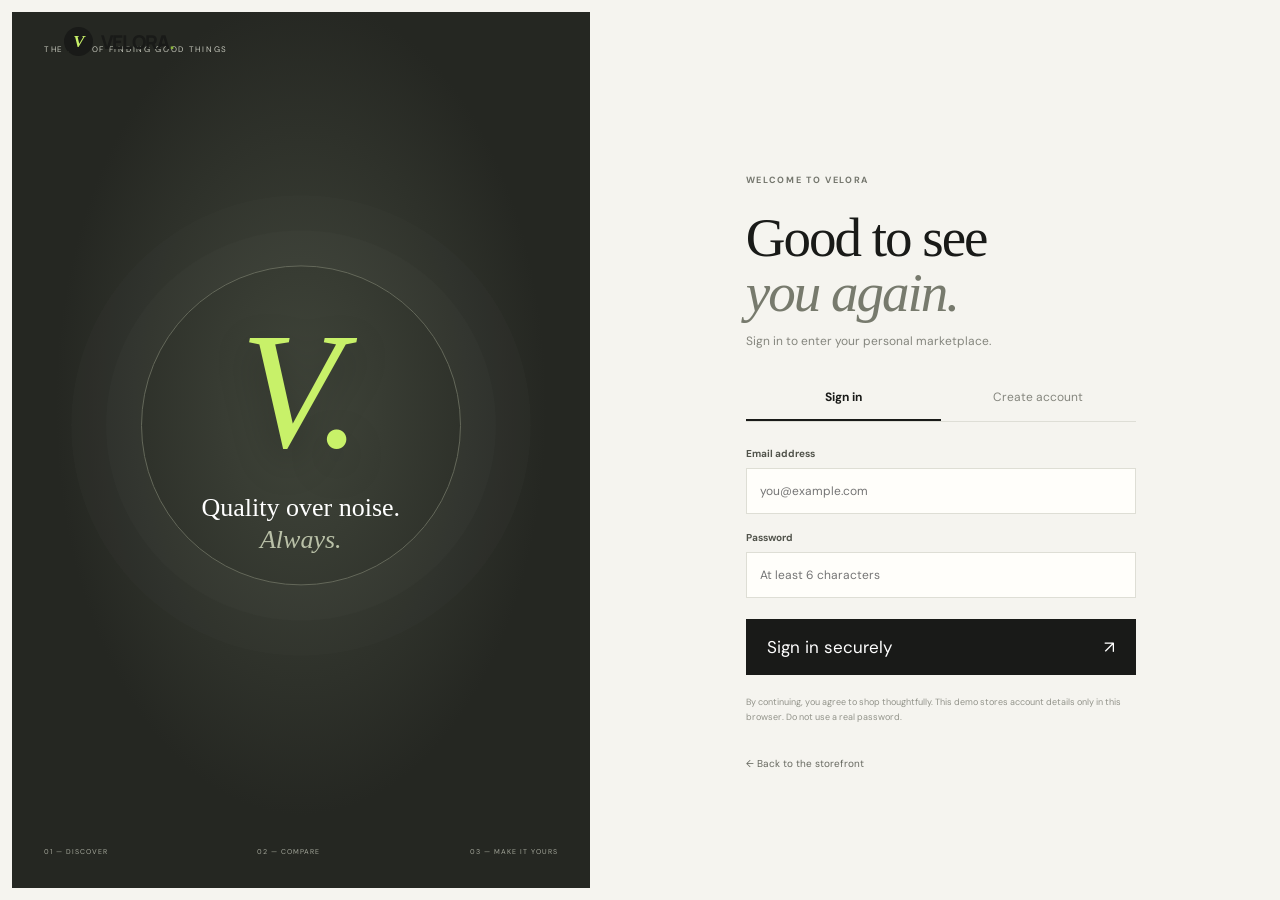
<file: admin.html>
<!doctype html><html lang="en"><head><meta charset="utf-8"><meta name="viewport" content="width=device-width,initial-scale=1"><title>Product studio — VELORA</title><link rel="stylesheet" href="styles.css"></head><body class="shop-page"><header class="shop-header"><a class="brand" href="shop.html"><span class="brand-mark">V</span> VELORA<span class="brand-dot">.</span></a><a class="text-link" href="shop.html">← Back to collection</a><div class="shop-user"><span class="user-avatar" id="userAvatar">V</span><span id="userGreeting">Welcome</span><button class="icon-button" onclick="logout()" title="Sign out">↗</button></div></header><main class="admin-wrap"><div class="section-kicker">SELLER TOOLS / PRODUCT STUDIO</div><h1>Make room for<br><em>something good.</em></h1><p class="muted admin-lede">Publish a product with the details customers need to make a confident choice.</p><div class="admin-layout"><form id="productForm" class="editor-form"><input type="hidden" id="productId"><label>Product name *<input id="pName" required placeholder="e.g. Studio Wireless Headphones"></label><div class="form-row"><label>Price *<input id="pPrice" required type="number" min="0" step="0.01" placeholder="249.00"></label><label>Currency<select id="pCurrency"><option value="GHS">GHS — Ghana cedi</option><option value="USD">USD — US dollar</option><option value="GBP">GBP — Pound sterling</option><option value="EUR">EUR — Euro</option></select></label></div><div class="form-row"><label>Category<select id="pCategory"><option>Technology</option><option>Home</option><option>Fashion</option><option>Lifestyle</option><option>Other</option></select></label><label>Availability<select id="pAvailability"><option>In stock</option><option>Limited stock</option><option>Pre-order</option><option>Out of stock</option></select></label></div><label>Short summary<input id="pSummary" placeholder="One sentence that makes it special"></label><label>Full description *<textarea id="pDescription" required rows="5" placeholder="Describe the product, its benefits and who it's for..."></textarea></label><label>Specifications / extra information<textarea id="pSpecs" rows="3" placeholder="Materials, dimensions, compatibility, warranty..."></textarea></label><label>Product image<input id="pImage" type="file" accept="image/*"><small>Upload a clear image. Stored locally in this browser for this demo.</small></label><label>Video demo (optional)<input id="pVideo" type="file" accept="video/*"><small>Short MP4/WebM works best. Large files may exceed browser storage limits.</small></label><label>Or use an image/video URL<input id="pMediaUrl" type="url" placeholder="https://..."><small>Use a direct image or video URL if you prefer.</small></label><label>Seller contact (optional)<input id="pContact" placeholder="Email, phone or shop contact"></label><div class="form-error" id="productError" role="alert"></div><div class="editor-actions"><button type="submit" class="button" id="saveProductBtn">Publish product <span>↗</span></button><button type="button" class="button button-light" onclick="resetProductForm()">Clear form</button></div></form><aside class="studio-side"><div class="studio-card"><span class="studio-icon">✳</span><div class="section-kicker">A GOOD LISTING</div><h3>Details build trust.</h3><p>Use a clear title, honest pricing, useful specifications and media that shows the product as it really is.</p></div><div class="studio-card studio-card-dark"><div class="section-kicker">YOUR STUDIO</div><h3 id="listingCount">0 listings</h3><p>Your published products appear in the collection and can be edited from their product page.</p><a class="underlined-link" href="shop.html">Browse collection ↗</a></div><div class="studio-note">DEMO NOTE: Product listings are stored in this browser only. For a public store, connect a secure database and file storage.</div></aside></div><section class="my-products"><div class="my-products-head"><h2>Your listings</h2><span>MANAGE / EDIT / REMOVE</span></div><div id="myProductList" class="my-product-list"></div></section></main><footer class="footer shop-footer"><a class="brand" href="shop.html"><span class="brand-mark">V</span> VELORA<span class="brand-dot">.</span></a><span>PRODUCT STUDIO</span></footer><script src="app.js"></script></body></html>
</file>
<file: styles.css>
@import url('https://fonts.googleapis.com/css2?family=DM+Sans:wght@400;500;600;700&family=Manrope:wght@400;500;600;700;800&display=swap');
:root{--ink:#191a18;--muted:#777970;--paper:#f5f4ef;--white:#fffefa;--line:#deded6;--green:#c8f169;--dark:#20221f;--serif:Georgia,'Times New Roman',serif;--sans:'DM Sans',sans-serif;--display:'Manrope',sans-serif}
*{box-sizing:border-box}html{scroll-behavior:smooth}body{margin:0;background:var(--paper);color:var(--ink);font-family:var(--sans);font-size:14px}a{color:inherit;text-decoration:none}button,input,textarea,select{font:inherit}button,a{ -webkit-tap-highlight-color:transparent}button{cursor:pointer}.topbar{height:82px;display:flex;align-items:center;justify-content:space-between;padding:0 6.2%;border-bottom:1px solid #e8e7df;background:rgba(245,244,239,.92);position:relative;z-index:3}.brand{font-family:var(--display);font-size:19px;font-weight:800;letter-spacing:-.8px;display:inline-flex;align-items:center;gap:8px}.brand-mark{display:grid;place-items:center;width:29px;height:29px;background:var(--ink);color:var(--green);border-radius:50%;font-family:var(--serif);font-size:17px;font-style:italic}.brand-dot{color:#8ab33c;margin-left:-8px}.topbar nav{display:flex;gap:35px;color:#6d6e67;font-size:12px}.topbar nav a:hover,.text-link:hover{color:#709c22}.top-actions{display:flex;align-items:center;gap:25px}.text-link{background:none;border:0;padding:5px;font-size:12px;font-weight:600}.button{display:inline-flex;align-items:center;justify-content:center;gap:27px;border:1px solid var(--ink);background:var(--ink);color:white;padding:16px 20px;font-size:12px;font-weight:600;transition:transform .2s,background .2s;min-height:49px}.button:hover{background:#3a3d36;transform:translateY(-2px)}.button span{font-size:17px;font-weight:400}.button-small{padding:11px 14px;min-height:39px;gap:18px}.menu-toggle{display:none;border:0;background:none;font-size:23px}.hero{min-height:610px;display:grid;grid-template-columns:48% 52%;padding:60px 6.2% 52px;overflow:hidden}.hero-copy{padding:48px 0 15px;position:relative;z-index:1}.eyebrow,.section-kicker{font-size:9px;letter-spacing:1.65px;font-weight:700;color:#74766d;display:flex;align-items:center;gap:10px}.eyebrow-line{width:27px;height:1px;background:#8aa849}.hero h1,.auth-panel h1,.shop-welcome h1,.admin-wrap h1{font:500 clamp(54px,6.2vw,86px)/.99 var(--serif);letter-spacing:-3.6px;margin:27px 0 22px}.hero h1 em,.intro h2 em,.discover h2 em,.closing h2 em,.auth-panel h1 em,.shop-welcome h1 em,.admin-wrap h1 em{font-weight:400;color:#777a6d}.hero-text{font-size:14px;line-height:1.9;color:#72736b;max-width:390px}.hero-ctas{display:flex;align-items:center;gap:25px;margin-top:29px}.quiet-link{font-size:11px;font-weight:600}.quiet-link span{padding-left:7px}.hero-proof{display:flex;align-items:center;gap:13px;margin-top:60px}.avatar-stack{display:flex;padding-left:5px}.avatar-stack span{display:grid;place-items:center;margin-left:-5px;border:2px solid var(--paper);border-radius:50%;width:28px;height:28px;background:#c4c6b5;font-size:9px;font-weight:700}.avatar-stack span:nth-child(2){background:#e6c5a5}.avatar-stack span:nth-child(3){background:#9aa59a}.hero-proof strong,.hero-proof small{display:block}.hero-proof strong{font-size:10px}.hero-proof small{font-size:10px;color:#8a8b82;margin-top:4px}.hero-visual{position:relative;min-height:475px;display:grid;place-items:center}.hero-product{position:relative;width:min(100%,480px);height:470px;background:linear-gradient(145deg,#e8e7dd,#d6d6ca);overflow:hidden;border-radius:48% 48% 6px 6px;display:grid;place-items:center}.hero-product:after{content:"";position:absolute;inset:15px;border:1px solid #c6c7bb;border-radius:48% 48% 3px 3px}.product-glow{position:absolute;width:290px;height:290px;border-radius:50%;background:#f3f2e8;box-shadow:0 0 80px #f8f7ee;top:70px}.headphone{position:relative;width:225px;height:260px;z-index:1;transform:rotate(-13deg);filter:drop-shadow(15px 23px 14px #8a8c8060)}.headband{position:absolute;top:10px;left:26px;width:173px;height:200px;border:25px solid #292b29;border-bottom-color:transparent;border-radius:110px 110px 0 0}.earcup{position:absolute;width:65px;height:105px;top:142px;background:linear-gradient(100deg,#171917,#494c46 45%,#20221f);border-radius:27px;box-shadow:inset 6px 0 7px #77786d}.earcup.left{left:9px}.earcup.right{right:9px}.headphone-detail{position:absolute;left:48px;top:27px;width:130px;height:4px;background:#6f726a;border-radius:50%}.visual-caption{position:absolute;bottom:24px;left:27px;right:27px;display:flex;justify-content:space-between;font-size:8px;letter-spacing:1px;color:#5e6158;z-index:2}.visual-orbit{position:absolute;border:1px solid #deded3;border-radius:50%;width:540px;height:540px}.orbit-two{width:600px;height:600px}.floating-note{position:absolute;left:-20px;bottom:40px;display:flex;gap:12px;align-items:center;background:#fffef9;padding:17px 22px;box-shadow:0 15px 45px #25271c12;z-index:2}.note-icon{font-size:26px;color:#8db83d}.floating-note small,.floating-note strong{display:block}.floating-note small{font-size:8px;letter-spacing:1px;color:#7d7e74}.floating-note strong{font-size:12px;margin-top:5px}.vertical-label{position:absolute;right:-22px;top:80px;writing-mode:vertical-rl;letter-spacing:2px;font-size:8px;color:#8a8b81}.ticker{background:var(--green);overflow:hidden;white-space:nowrap;padding:15px 0;font-size:9px;font-weight:700;letter-spacing:1.8px}.ticker div{word-spacing:8px;text-align:center}.ticker b{font-size:14px;margin:0 17px}.section-wrap{padding-left:9%;padding-right:9%}.intro{padding-top:108px;padding-bottom:100px}.intro-grid{display:grid;grid-template-columns:1.15fr .85fr;gap:9%;margin-top:32px}.intro h2,.discover h2,.closing h2{font:500 clamp(36px,4.5vw,57px)/1.1 var(--serif);letter-spacing:-1.7px;margin:0}.intro-grid>div{max-width:390px;padding-top:5px}.intro-grid p{font-size:13px;line-height:1.9;color:#696b63;margin:0 0 17px}.muted{color:#85867e}.underlined-link{display:inline-flex;gap:30px;align-items:center;padding:8px 0 7px;border-bottom:1px solid #aeb0a5;font-size:11px;font-weight:700;margin-top:8px}.discover{background:#eae9e1;padding-top:88px;padding-bottom:80px}.discover-head{display:flex;justify-content:space-between;align-items:end;margin-bottom:32px}.discover h2{margin-top:17px}.preview-grid{display:grid;grid-template-columns:repeat(3,1fr);gap:16px}.preview-card{background:#f7f6f0}.preview-image{height:245px;position:relative;overflow:hidden;display:grid;place-items:center;background:#d7d8ce}.preview-label{position:absolute;top:18px;left:18px;font-size:8px;letter-spacing:1.2px;color:#77796f}.preview-tech{background:radial-gradient(ellipse at 50% 70%,#b8bbb0,#d8d9d0 68%)}.mini-device{width:125px;height:145px;border-radius:29px;background:linear-gradient(110deg,#292b28,#55574f,#1e201d);position:relative;transform:rotate(-14deg);box-shadow:18px 23px 25px #55584b50}.mini-device:before{content:"";position:absolute;inset:10px 9px;border:1px solid #777a70;border-radius:22px}.mini-device:after{content:"";position:absolute;top:13px;left:50%;width:4px;height:4px;background:#92958a;border-radius:50%}.preview-home{background:#e0ded2}.vase{position:absolute;bottom:33px;background:linear-gradient(90deg,#9c9a87,#d5d0bb,#aaa792);box-shadow:12px 12px 20px #78776c22}.vase-one{height:132px;width:74px;border-radius:36px 36px 19px 19px}.vase-two{height:96px;width:55px;border-radius:27px 27px 12px 12px;transform:translate(55px,10px);background:linear-gradient(90deg,#a4a091,#e3ddca,#aaa694)}.preview-carry{background:#c9c9bd}.bag-shape{width:150px;height:140px;background:linear-gradient(110deg,#3a3b35,#6b6d61,#30322d);border-radius:16px 16px 24px 24px;position:relative;transform:rotate(8deg);box-shadow:18px 21px 20px #46483d3b}.bag-shape:before{content:"";position:absolute;width:75px;height:55px;border:8px solid #44463e;border-bottom:0;border-radius:45px 45px 0 0;top:-47px;left:29px}.preview-info{padding:20px 21px 24px}.preview-info>span{font-size:8px;letter-spacing:1.1px;color:#87897f}.preview-info h3{font:500 22px var(--serif);margin:13px 0 8px}.preview-info p{font-size:11px;color:#7b7d74;margin:0}.locked-strip{margin-top:42px;background:#252722;color:white;padding:27px 30px;display:flex;align-items:center;gap:19px}.lock-symbol{width:40px;height:40px;border:1px solid #60635a;display:grid;place-items:center;font-size:23px;color:var(--green)}.locked-strip>div{flex:1}.locked-strip strong{font:500 19px var(--serif)}.locked-strip p{font-size:10px;color:#b3b5aa;margin:6px 0 0}.button-light{background:transparent;color:var(--ink);border-color:#bcbeb3}.button-light:hover{background:#e9eadf}.locked-strip .button-light{color:white;border-color:#676a60;white-space:nowrap}.closing{display:flex;align-items:center;justify-content:space-between;padding-top:92px;padding-bottom:95px}.closing-mark{width:74px;height:74px;border-radius:50%;display:grid;place-items:center;background:var(--green);font:italic 37px var(--serif)}.closing .section-kicker{margin-bottom:17px}.footer{min-height:80px;border-top:1px solid #dfded6;display:flex;align-items:center;justify-content:space-between;padding:0 6.2%;font-size:8px;letter-spacing:1.1px;color:#77796f}.footer .brand{color:var(--ink);font-size:16px;letter-spacing:-.6px}.footer .brand-mark{width:25px;height:25px;font-size:14px}
.auth-page{min-height:100vh;background:#f5f4ef}.auth-brand{position:absolute;top:27px;left:5%;z-index:2}.auth-layout{min-height:100vh;display:grid;grid-template-columns:47% 53%}.auth-art{background:#252722;color:white;margin:12px;position:relative;overflow:hidden;min-height:700px;padding:32px;display:flex;flex-direction:column;justify-content:space-between}.auth-art:before{content:"";position:absolute;inset:0;background:radial-gradient(ellipse at 50% 45%,#41463b 0%,#252722 60%)}.auth-art-top,.auth-art-bottom,.auth-art-center{position:relative;z-index:1}.auth-art-top{font-size:8px;letter-spacing:1.7px;color:#c4c6bb}.auth-art-center{align-self:center;text-align:center}.auth-rings{width:320px;height:320px;border:1px solid #64685a;border-radius:50%;position:absolute;left:50%;top:50%;transform:translate(-50%,-58%);box-shadow:0 0 0 35px #ffffff04,0 0 0 70px #ffffff03}.auth-big-v{font:italic 165px/.9 var(--serif);color:var(--green);display:block;position:relative;text-shadow:0 15px 40px #0005}.auth-art-center p{font:26px/1.25 var(--serif);margin-top:25px}.auth-art-center em{color:#b9c0a7}.auth-art-bottom{display:flex;justify-content:space-between;font-size:7px;letter-spacing:1px;color:#a4a79b}.auth-panel{display:flex;justify-content:center;align-items:center;padding:90px 30px 45px}.auth-form-wrap{width:min(100%,390px)}.auth-panel h1{font-size:55px;letter-spacing:-2px;margin:25px 0 13px}.auth-panel .muted{font-size:12px;margin-bottom:26px}.auth-tabs{display:grid;grid-template-columns:1fr 1fr;border-bottom:1px solid var(--line);margin-bottom:25px}.auth-tab{border:0;background:transparent;padding:14px;color:#85867e;font-size:12px;border-bottom:2px solid transparent}.auth-tab.active{color:var(--ink);border-bottom-color:var(--ink);font-weight:700}.auth-form-wrap label,.editor-form label{display:flex;flex-direction:column;gap:8px;font-size:10px;font-weight:700;color:#51534b;margin-bottom:17px}.auth-form-wrap input,.editor-form input,.editor-form select,.editor-form textarea{width:100%;background:#fffefa;border:1px solid #deded5;padding:14px 13px;outline:none;border-radius:0;font-size:12px;color:var(--ink);font-weight:400}.auth-form-wrap input:focus,.editor-form input:focus,.editor-form textarea:focus,.editor-form select:focus{border-color:#8caa54;box-shadow:0 0 0 2px #c8f16930}.auth-submit{width:100%;margin-top:4px;justify-content:space-between}.auth-note{font-size:9px;line-height:1.7;color:#92938a;margin-top:20px}.back-link{display:inline-block;font-size:10px;margin-top:22px;color:#66685f}.hidden{display:none!important}.form-error{color:#a83c2e;font-size:11px;line-height:1.5;margin:0 0 10px}
.shop-page{background:#f7f6f1;min-height:100vh}.shop-header{height:78px;padding:0 5.5%;display:flex;align-items:center;justify-content:space-between;border-bottom:1px solid #e6e5dd;background:#f7f6f1;gap:22px}.shop-search{width:min(44%,500px);display:flex;align-items:center;gap:10px;border-bottom:1px solid #d9d9cf;padding:9px 3px;color:#77796e}.shop-search>span{font-size:25px}.shop-search input{border:0;outline:0;background:transparent;flex:1;min-width:0;font-size:11px}.shop-search kbd{font-size:9px;border:1px solid #deded6;padding:3px 6px}.shop-user{display:flex;align-items:center;gap:9px;font-size:10px;color:#696b62}.user-avatar{display:grid;place-items:center;width:29px;height:29px;border-radius:50%;background:var(--green);font-size:11px;font-weight:700;color:#30332b}.icon-button{border:1px solid #dcdcd2;background:transparent;width:29px;height:29px;border-radius:50%;font-size:14px}.shop-main{padding:56px 5.5% 80px}.shop-welcome{display:flex;justify-content:space-between;align-items:end;margin-bottom:45px}.shop-welcome h1{font-size:58px;letter-spacing:-2.5px;margin:20px 0 11px}.shop-welcome p{font-size:12px}.filter-bar{display:flex;justify-content:space-between;align-items:center;gap:20px;border-bottom:1px solid #deded6;padding-bottom:17px}.category-filters{display:flex;gap:8px;flex-wrap:wrap}.filter{background:transparent;border:1px solid #deded6;padding:10px 15px;font-size:10px;color:#77796f}.filter.active,.filter:hover{background:var(--ink);border-color:var(--ink);color:white}.sort-label{display:flex;align-items:center;gap:12px;font-size:8px;letter-spacing:1px;color:#82847a;white-space:nowrap}.sort-label select{border:0;background:transparent;font-size:10px;color:var(--ink);outline:0}.result-line{display:flex;justify-content:space-between;margin:20px 0;font-size:9px;color:#85877e}.result-line span:last-child{letter-spacing:1px}.product-grid{display:grid;grid-template-columns:repeat(3,minmax(0,1fr));gap:30px 18px}.product-card{min-width:0;cursor:pointer}.product-card:hover .product-art img,.product-card:hover .product-art .product-placeholder{transform:scale(1.035)}.product-art{height:280px;background:#e9e8df;position:relative;overflow:hidden;display:grid;place-items:center}.product-art img{width:100%;height:100%;object-fit:cover;transition:transform .35s}.product-placeholder{width:100%;height:100%;display:grid;place-items:center;transition:transform .35s;background:radial-gradient(circle at 50% 40%,#e7e6dc,#d2d2c7)}.placeholder-symbol{font:italic 94px var(--serif);color:#77796d;text-shadow:8px 12px 20px #5b5e5120}.product-tag{position:absolute;top:13px;left:13px;background:#f9f8f1;padding:7px 9px;font-size:7px;letter-spacing:1px;z-index:1}.product-card-body{padding:15px 2px 0}.product-meta{display:flex;justify-content:space-between;font-size:8px;color:#898b81;letter-spacing:.6px}.product-card h3{font:500 22px var(--serif);margin:10px 0 7px}.product-card .summary{font-size:10px;line-height:1.6;color:#85867d;margin:0;min-height:32px}.product-card-bottom{display:flex;justify-content:space-between;align-items:center;margin-top:16px;padding-top:12px;border-top:1px solid #e2e1d9}.price{font-size:13px;font-weight:700}.view-arrow{width:27px;height:27px;border:1px solid #d9d9cf;border-radius:50%;display:grid;place-items:center;font-size:14px}.empty-state{text-align:center;padding:80px 20px}.empty-state>div{font-size:40px;color:#9ca08d}.empty-state h2{font:32px var(--serif)}.empty-state p{font-size:12px;color:#82847b;margin-bottom:25px}.shop-footer{padding:0 5.5%}
.product-detail-wrap{max-width:1150px;margin:0 auto;padding:50px 30px 90px}.breadcrumbs{font-size:10px;color:#85867e;margin-bottom:30px}.detail-grid{display:grid;grid-template-columns:1.1fr .9fr;gap:8%}.detail-media{background:#e8e7de;min-height:460px;display:grid;place-items:center;position:relative;overflow:hidden}.detail-media img{width:100%;height:100%;max-height:620px;object-fit:contain}.detail-media video{width:100%;max-height:620px}.detail-media .placeholder-symbol{font-size:160px}.detail-info{padding:12px 0}.detail-info .section-kicker{margin-bottom:23px}.detail-info h1{font:500 clamp(40px,5vw,60px)/1.05 var(--serif);letter-spacing:-1.5px;margin:0 0 18px}.detail-info .detail-summary{font-size:13px;line-height:1.8;color:#77796f}.detail-price{font-size:24px;font-weight:600;margin:25px 0 9px}.availability{font-size:10px;color:#64852e;margin-bottom:25px}.detail-cta{width:100%;justify-content:space-between}.seller-contact{font-size:10px;line-height:1.7;color:#77796f;margin-top:14px}.detail-description{border-top:1px solid #deded6;margin-top:28px;padding-top:24px}.detail-description h3{font:22px var(--serif);margin:0 0 12px}.detail-description p{font-size:12px;line-height:1.9;color:#77796f;white-space:pre-wrap}.specs-box{margin-top:20px;padding:18px;background:#eeede5;font-size:11px;line-height:1.8;white-space:pre-wrap}
.admin-wrap{max-width:1120px;margin:0 auto;padding:56px 30px 80px}.admin-wrap h1{font-size:59px;margin:22px 0 14px}.admin-lede{font-size:12px;max-width:500px;line-height:1.7}.admin-layout{display:grid;grid-template-columns:1.4fr .7fr;gap:55px;margin-top:40px}.editor-form{padding:28px;background:#eeede5;border:1px solid #e0dfd6}.editor-form label{font-size:10px}.editor-form input[type=file]{padding:11px}.editor-form small{font-size:9px;color:#85867e;font-weight:400;line-height:1.6}.editor-form textarea{resize:vertical;line-height:1.6}.form-row{display:grid;grid-template-columns:1fr 1fr;gap:15px}.editor-actions{display:flex;gap:12px;flex-wrap:wrap;margin-top:10px}.studio-side{display:flex;flex-direction:column;gap:15px}.studio-card{padding:25px;background:#e5e4d9}.studio-icon{font-size:27px;color:#8eaf47}.studio-card .section-kicker{margin-top:15px}.studio-card h3{font:26px var(--serif);margin:14px 0}.studio-card p{font-size:11px;line-height:1.8;color:#77796f}.studio-card-dark{background:#252722;color:white}.studio-card-dark .section-kicker{color:#b7baad}.studio-card-dark p{color:#b8baaf}.studio-card-dark .underlined-link{border-color:#6d7065}.studio-note{font-size:9px;line-height:1.8;color:#85867e;padding:10px 0}.my-products{margin-top:60px}.my-products-head{display:flex;justify-content:space-between;align-items:center;border-bottom:1px solid #deded6;padding-bottom:15px}.my-products-head h2{font:29px var(--serif);margin:0}.my-products-head span{font-size:8px;letter-spacing:1px;color:#85867e}.my-product-list{display:flex;flex-direction:column}.my-product-row{display:flex;align-items:center;gap:15px;padding:15px 0;border-bottom:1px solid #e5e4dc}.my-product-thumb{width:60px;height:60px;background:#e4e3d9;object-fit:cover;display:grid;place-items:center;font:24px var(--serif);color:#77796d}.my-product-info{flex:1;min-width:0}.my-product-info strong{display:block;font:18px var(--serif);font-weight:500}.my-product-info small{display:block;color:#85867e;font-size:9px;margin-top:6px}.row-actions{display:flex;gap:8px}.small-action{background:transparent;border:1px solid #d8d8cf;padding:8px 10px;font-size:9px}.small-action:hover{background:#e8e7df}
@media(max-width:900px){.hero{padding-left:5%;padding-right:5%;grid-template-columns:47% 53%}.hero h1{font-size:65px}.hero-product{height:410px}.hero-visual{min-height:410px}.headphone{transform:scale(.85) rotate(-13deg)}.floating-note{left:-5px}.section-wrap{padding-left:6%;padding-right:6%}.preview-image{height:200px}.product-art{height:230px}.auth-layout{grid-template-columns:42% 58%}.auth-rings{width:250px;height:250px}.auth-big-v{font-size:130px}.admin-layout{gap:25px}}
@media(max-width:650px){.topbar{height:68px;padding:0 5%}.topbar nav,.top-actions{display:none}.menu-toggle{display:block}.menu-open .top-actions{display:flex;position:absolute;top:67px;left:0;right:0;background:var(--paper);padding:18px 5%;justify-content:flex-end;border-bottom:1px solid var(--line)}.hero{display:flex;flex-direction:column;padding:32px 5% 50px}.hero-copy{padding:25px 0 0}.hero h1{font-size:66px;letter-spacing:-2.8px}.hero-text{font-size:13px}.hero-proof{margin-top:35px}.hero-visual{min-height:400px;margin-top:20px}.hero-product{height:385px;width:100%;max-width:400px}.floating-note{left:0;bottom:15px}.vertical-label{right:0}.visual-orbit{width:420px;height:420px}.orbit-two{width:470px;height:470px}.ticker div{text-align:left;padding-left:15px}.intro{padding-top:70px;padding-bottom:70px}.intro-grid{grid-template-columns:1fr;gap:23px;margin-top:25px}.intro h2,.discover h2,.closing h2{font-size:42px}.discover{padding-top:65px;padding-bottom:60px}.discover-head{align-items:start;gap:18px;flex-direction:column}.preview-grid{grid-template-columns:1fr;gap:15px}.preview-image{height:260px}.locked-strip{flex-wrap:wrap;padding:22px;gap:14px}.locked-strip>div{flex:1 1 calc(100% - 60px)}.locked-strip .button{width:100%}.closing{padding-top:65px;padding-bottom:65px;display:grid;grid-template-columns:60px 1fr;gap:20px}.closing-mark{width:56px;height:56px;font-size:29px}.closing h2{font-size:39px}.closing .button{grid-column:2;justify-self:start}.footer{padding:20px 5%;gap:15px;flex-wrap:wrap}.footer>span:last-child{display:none}
.auth-brand{top:18px;left:6%}.auth-layout{display:block;padding-top:70px}.auth-art{display:none}.auth-panel{padding:25px 7% 50px;min-height:calc(100vh - 70px);align-items:flex-start}.auth-panel h1{font-size:50px}.shop-header{height:auto;min-height:70px;padding:13px 5%;flex-wrap:wrap;gap:12px}.shop-header .brand{order:1}.shop-user{order:2}.shop-search{order:3;width:100%;padding:6px 0}.shop-main{padding:38px 5% 60px}.shop-welcome{align-items:flex-start;flex-direction:column;gap:20px;margin-bottom:30px}.shop-welcome h1{font-size:47px;letter-spacing:-2px}.filter-bar{align-items:flex-start;flex-direction:column}.category-filters{gap:6px}.filter{padding:9px 11px}.sort-label{align-self:flex-end}.result-line span:last-child{display:none}.product-grid{grid-template-columns:repeat(2,minmax(0,1fr));gap:24px 12px}.product-art{height:190px}.product-card h3{font-size:18px}.product-card .summary{font-size:9px}.product-detail-wrap{padding:28px 5% 60px}.detail-grid{grid-template-columns:1fr;gap:25px}.detail-media{min-height:320px;max-height:420px}.detail-info h1{font-size:46px}.admin-wrap{padding:38px 5% 60px}.admin-wrap h1{font-size:50px}.admin-layout{grid-template-columns:1fr;gap:25px;margin-top:30px}.editor-form{padding:20px 15px}.form-row{gap:10px}.my-products-head{align-items:flex-start;gap:12px}.my-products-head h2{font-size:25px}.my-products-head span{font-size:7px}.my-product-row{gap:10px}.my-product-thumb{width:48px;height:48px}.my-product-info strong{font-size:15px}.row-actions{flex-direction:column}.small-action{padding:7px}.shop-footer{padding:18px 5%}}
@media(max-width:380px){.product-grid{grid-template-columns:1fr}.product-art{height:260px}.hero h1{font-size:57px}.form-row{grid-template-columns:1fr}.auth-panel h1{font-size:45px}}
</file>
